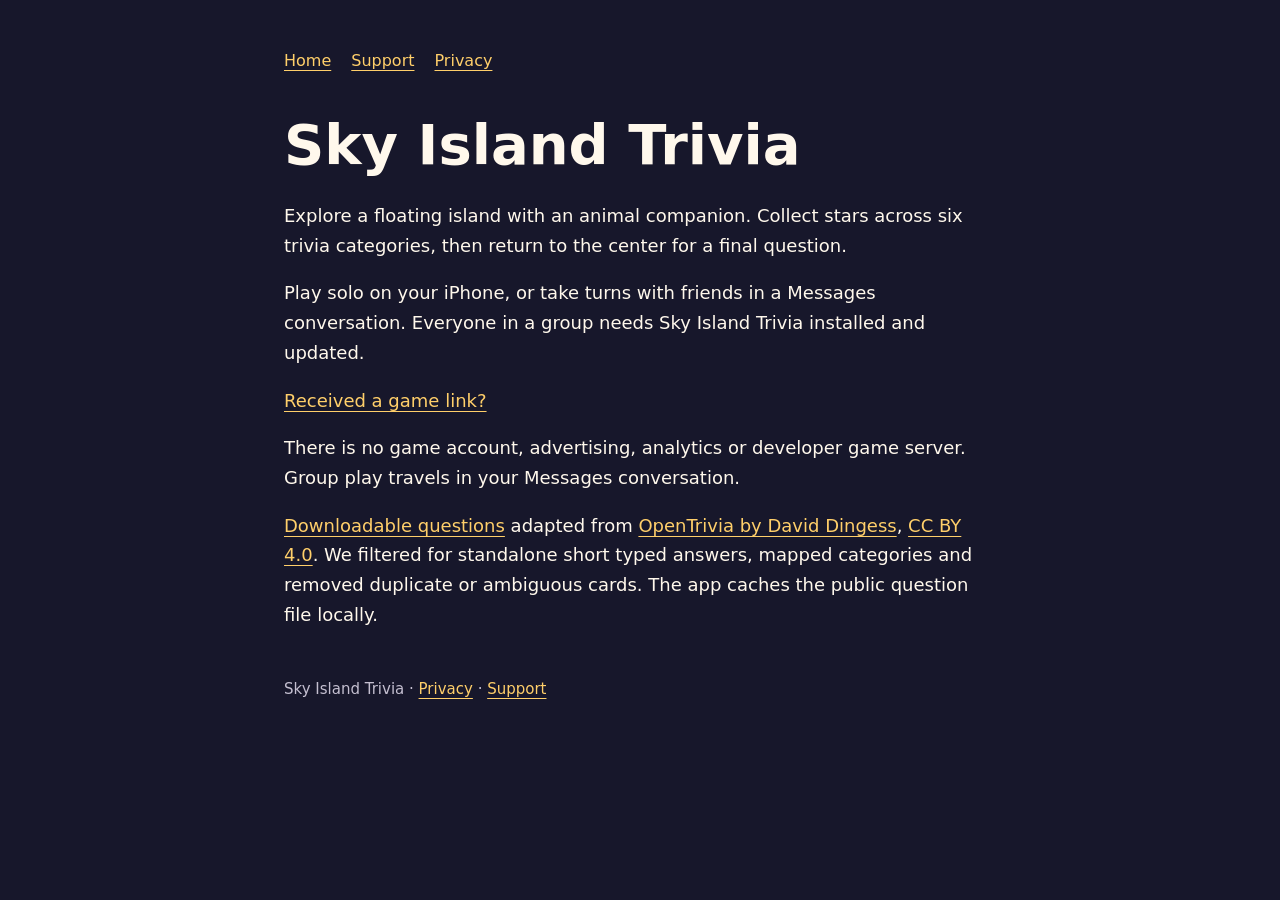
<file: index.html>
<!doctype html>
<html lang="en"><head><meta charset="utf-8"><meta name="viewport" content="width=device-width,initial-scale=1"><meta name="referrer" content="no-referrer"><meta http-equiv="Content-Security-Policy" content="default-src 'none'; style-src 'self'; base-uri 'none'; form-action 'none'; frame-src 'none'; connect-src 'none'"><title>Sky Island Trivia</title><link rel="stylesheet" href="style.css"></head><body><main><nav aria-label="Main"><a href="./">Home</a><a href="support/">Support</a><a href="privacy/">Privacy</a></nav><h1>Sky Island Trivia</h1><p>Explore a floating island with an animal companion. Collect stars across six trivia categories, then return to the center for a final question.</p><p>Play solo on your iPhone, or take turns with friends in a Messages conversation. Everyone in a group needs Sky Island Trivia installed and updated.</p><p><a href="play/">Received a game link?</a></p><p>There is no game account, advertising, analytics or developer game server. Group play travels in your Messages conversation.</p><p><a href="questions.json">Downloadable questions</a> adapted from <a href="https://github.com/David-Dingess/OpenTrivia" rel="noreferrer">OpenTrivia by David Dingess</a>, <a href="https://creativecommons.org/licenses/by/4.0/" rel="noreferrer">CC BY 4.0</a>. We filtered for standalone short typed answers, mapped categories and removed duplicate or ambiguous cards. The app caches the public question file locally.</p><footer>Sky Island Trivia · <a href="privacy/">Privacy</a> · <a href="support/">Support</a></footer></main></body></html>
</file>
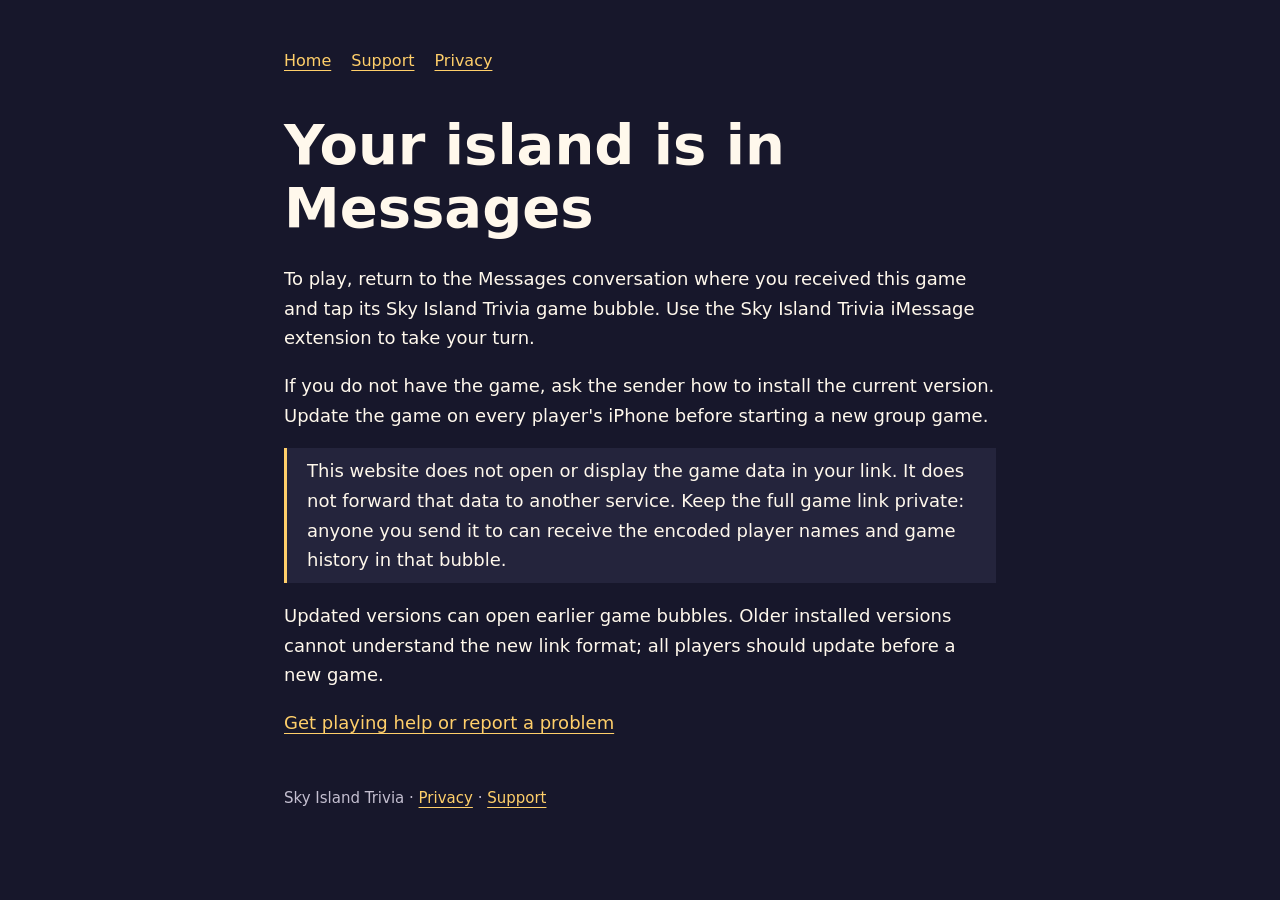
<file: play/index.html>
<!doctype html>
<html lang="en"><head><meta charset="utf-8"><meta name="viewport" content="width=device-width,initial-scale=1"><meta name="referrer" content="no-referrer"><meta http-equiv="Content-Security-Policy" content="default-src 'none'; style-src 'self'; base-uri 'none'; form-action 'none'; frame-src 'none'; connect-src 'none'"><title>Open your island · Sky Island Trivia</title><link rel="stylesheet" href="../style.css"></head><body><main><nav aria-label="Main"><a href="../">Home</a><a href="../support/">Support</a><a href="../privacy/">Privacy</a></nav><h1>Your island is in Messages</h1><p>To play, return to the Messages conversation where you received this game and tap its Sky Island Trivia game bubble. Use the Sky Island Trivia iMessage extension to take your turn.</p><p>If you do not have the game, ask the sender how to install the current version. Update the game on every player's iPhone before starting a new group game.</p><p class="notice">This website does not open or display the game data in your link. It does not forward that data to another service. Keep the full game link private: anyone you send it to can receive the encoded player names and game history in that bubble.</p><p>Updated versions can open earlier game bubbles. Older installed versions cannot understand the new link format; all players should update before a new game.</p><p><a href="../support/">Get playing help or report a problem</a></p><footer>Sky Island Trivia · <a href="../privacy/">Privacy</a> · <a href="../support/">Support</a></footer></main></body></html>
</file>
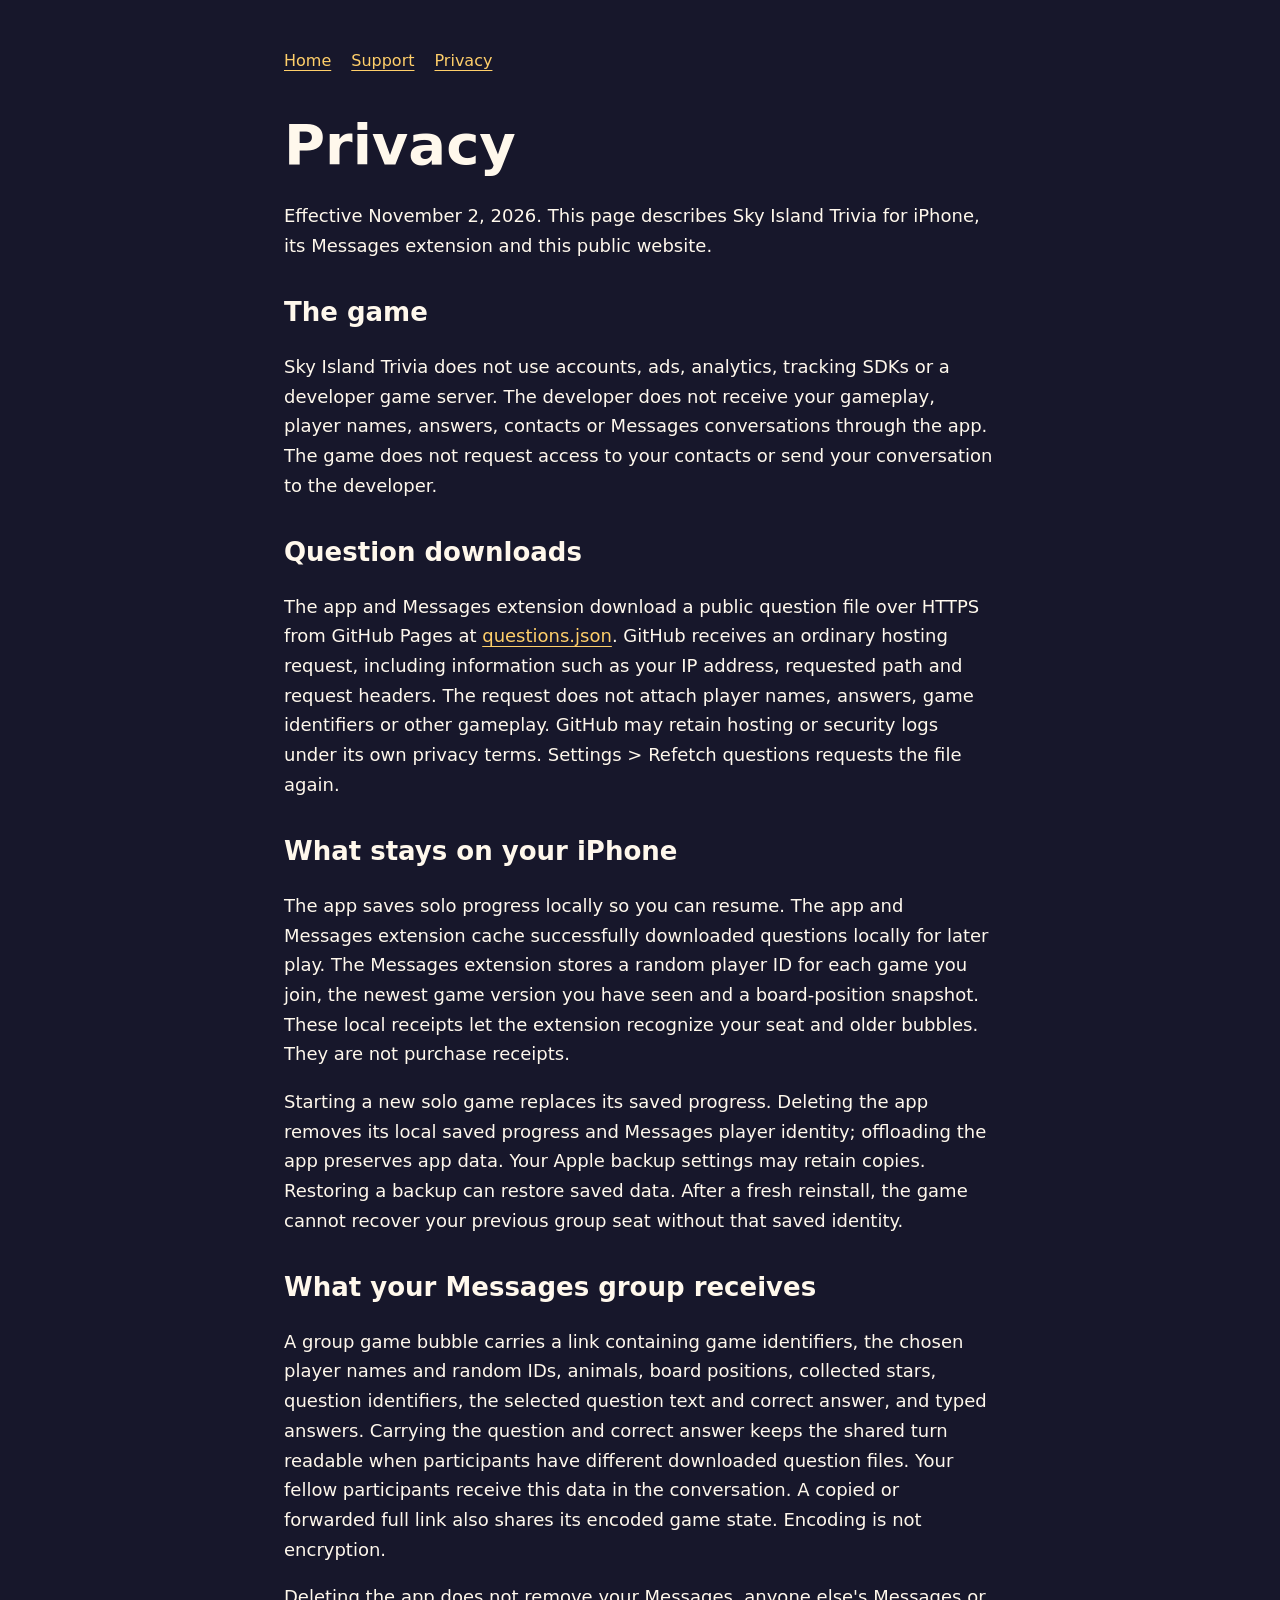
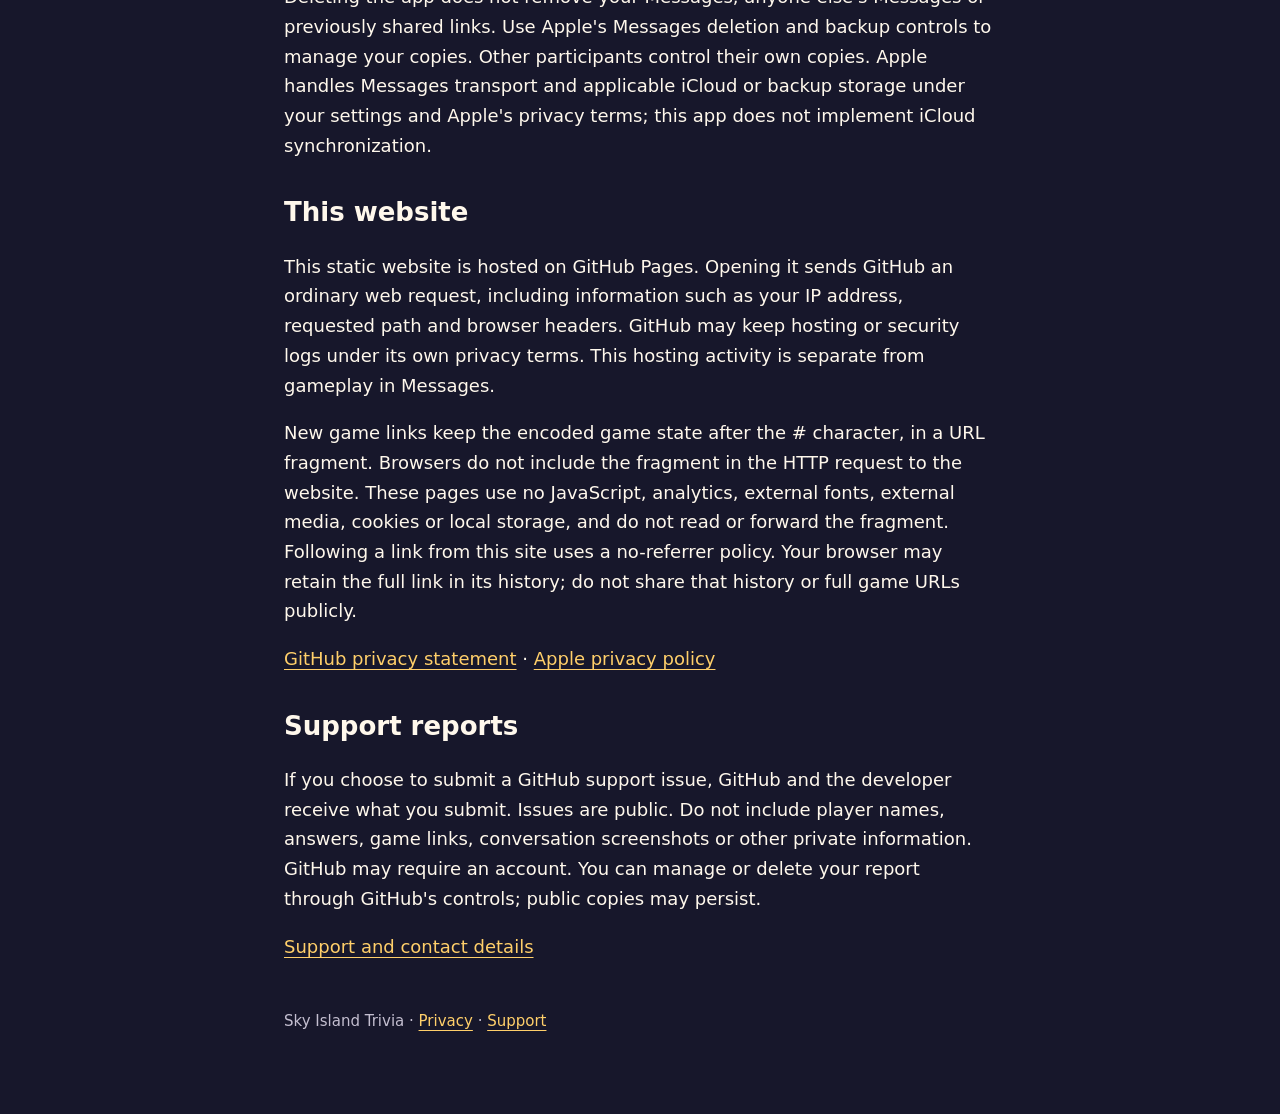
<file: privacy/index.html>
<!doctype html>
<html lang="en"><head><meta charset="utf-8"><meta name="viewport" content="width=device-width,initial-scale=1"><meta name="referrer" content="no-referrer"><meta http-equiv="Content-Security-Policy" content="default-src 'none'; style-src 'self'; base-uri 'none'; form-action 'none'; frame-src 'none'; connect-src 'none'"><title>Privacy · Sky Island Trivia</title><link rel="stylesheet" href="../style.css"></head><body><main><nav aria-label="Main"><a href="../">Home</a><a href="../support/">Support</a><a href="../privacy/">Privacy</a></nav><h1>Privacy</h1><p>Effective November 2, 2026. This page describes Sky Island Trivia for iPhone, its Messages extension and this public website.</p><h2>The game</h2><p>Sky Island Trivia does not use accounts, ads, analytics, tracking SDKs or a developer game server. The developer does not receive your gameplay, player names, answers, contacts or Messages conversations through the app. The game does not request access to your contacts or send your conversation to the developer.</p><h2>Question downloads</h2><p>The app and Messages extension download a public question file over HTTPS from GitHub Pages at <a href="../questions.json">questions.json</a>. GitHub receives an ordinary hosting request, including information such as your IP address, requested path and request headers. The request does not attach player names, answers, game identifiers or other gameplay. GitHub may retain hosting or security logs under its own privacy terms. Settings &gt; Refetch questions requests the file again.</p><h2>What stays on your iPhone</h2><p>The app saves solo progress locally so you can resume. The app and Messages extension cache successfully downloaded questions locally for later play. The Messages extension stores a random player ID for each game you join, the newest game version you have seen and a board-position snapshot. These local receipts let the extension recognize your seat and older bubbles. They are not purchase receipts.</p><p>Starting a new solo game replaces its saved progress. Deleting the app removes its local saved progress and Messages player identity; offloading the app preserves app data. Your Apple backup settings may retain copies. Restoring a backup can restore saved data. After a fresh reinstall, the game cannot recover your previous group seat without that saved identity.</p><h2>What your Messages group receives</h2><p>A group game bubble carries a link containing game identifiers, the chosen player names and random IDs, animals, board positions, collected stars, question identifiers, the selected question text and correct answer, and typed answers. Carrying the question and correct answer keeps the shared turn readable when participants have different downloaded question files. Your fellow participants receive this data in the conversation. A copied or forwarded full link also shares its encoded game state. Encoding is not encryption.</p><p>Deleting the app does not remove your Messages, anyone else's Messages or previously shared links. Use Apple's Messages deletion and backup controls to manage your copies. Other participants control their own copies. Apple handles Messages transport and applicable iCloud or backup storage under your settings and Apple's privacy terms; this app does not implement iCloud synchronization.</p><h2>This website</h2><p>This static website is hosted on GitHub Pages. Opening it sends GitHub an ordinary web request, including information such as your IP address, requested path and browser headers. GitHub may keep hosting or security logs under its own privacy terms. This hosting activity is separate from gameplay in Messages.</p><p>New game links keep the encoded game state after the # character, in a URL fragment. Browsers do not include the fragment in the HTTP request to the website. These pages use no JavaScript, analytics, external fonts, external media, cookies or local storage, and do not read or forward the fragment. Following a link from this site uses a no-referrer policy. Your browser may retain the full link in its history; do not share that history or full game URLs publicly.</p><p><a href="https://docs.github.com/en/site-policy/privacy-policies/github-general-privacy-statement" rel="noreferrer">GitHub privacy statement</a> · <a href="https://www.apple.com/legal/privacy/" rel="noreferrer">Apple privacy policy</a></p><h2>Support reports</h2><p>If you choose to submit a GitHub support issue, GitHub and the developer receive what you submit. Issues are public. Do not include player names, answers, game links, conversation screenshots or other private information. GitHub may require an account. You can manage or delete your report through GitHub's controls; public copies may persist.</p><p><a href="../support/">Support and contact details</a></p><footer>Sky Island Trivia · <a href="../privacy/">Privacy</a> · <a href="../support/">Support</a></footer></main></body></html>
</file>
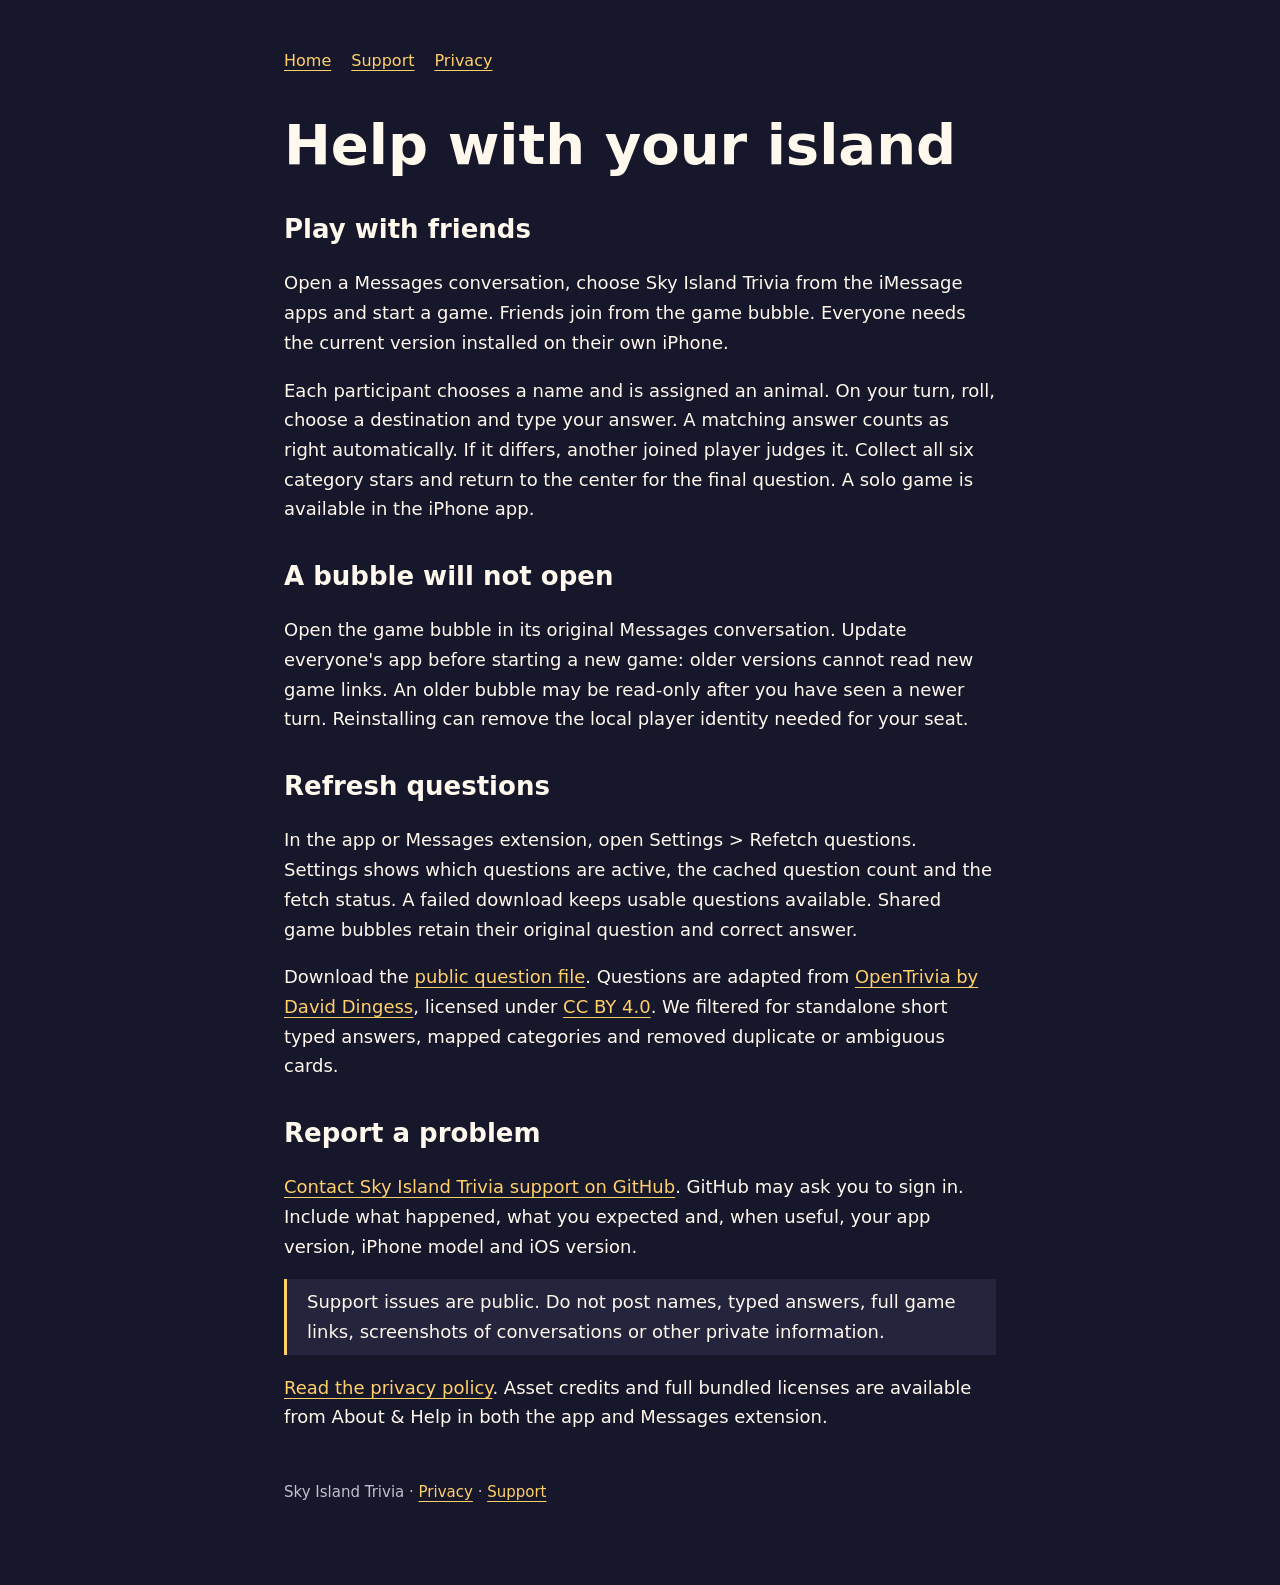
<file: support/index.html>
<!doctype html>
<html lang="en"><head><meta charset="utf-8"><meta name="viewport" content="width=device-width,initial-scale=1"><meta name="referrer" content="no-referrer"><meta http-equiv="Content-Security-Policy" content="default-src 'none'; style-src 'self'; base-uri 'none'; form-action 'none'; frame-src 'none'; connect-src 'none'"><title>Support · Sky Island Trivia</title><link rel="stylesheet" href="../style.css"></head><body><main><nav aria-label="Main"><a href="../">Home</a><a href="../support/">Support</a><a href="../privacy/">Privacy</a></nav><h1>Help with your island</h1><h2>Play with friends</h2><p>Open a Messages conversation, choose Sky Island Trivia from the iMessage apps and start a game. Friends join from the game bubble. Everyone needs the current version installed on their own iPhone.</p><p>Each participant chooses a name and is assigned an animal. On your turn, roll, choose a destination and type your answer. A matching answer counts as right automatically. If it differs, another joined player judges it. Collect all six category stars and return to the center for the final question. A solo game is available in the iPhone app.</p><h2>A bubble will not open</h2><p>Open the game bubble in its original Messages conversation. Update everyone's app before starting a new game: older versions cannot read new game links. An older bubble may be read-only after you have seen a newer turn. Reinstalling can remove the local player identity needed for your seat.</p><h2>Refresh questions</h2><p>In the app or Messages extension, open Settings &gt; Refetch questions. Settings shows which questions are active, the cached question count and the fetch status. A failed download keeps usable questions available. Shared game bubbles retain their original question and correct answer.</p><p>Download the <a href="../questions.json">public question file</a>. Questions are adapted from <a href="https://github.com/David-Dingess/OpenTrivia" rel="noreferrer">OpenTrivia by David Dingess</a>, licensed under <a href="https://creativecommons.org/licenses/by/4.0/" rel="noreferrer">CC BY 4.0</a>. We filtered for standalone short typed answers, mapped categories and removed duplicate or ambiguous cards.</p><h2>Report a problem</h2><p><a href="https://github.com/androidStern/sky-island-trivia-support/issues/new" rel="noreferrer">Contact Sky Island Trivia support on GitHub</a>. GitHub may ask you to sign in. Include what happened, what you expected and, when useful, your app version, iPhone model and iOS version.</p><p class="notice">Support issues are public. Do not post names, typed answers, full game links, screenshots of conversations or other private information.</p><p><a href="../privacy/">Read the privacy policy</a>. Asset credits and full bundled licenses are available from About &amp; Help in both the app and Messages extension.</p><footer>Sky Island Trivia · <a href="../privacy/">Privacy</a> · <a href="../support/">Support</a></footer></main></body></html>
</file>
<file: style.css>
:root{color-scheme:dark;--ink:#17172b;--paper:#fff8ec;--gold:#ffcf6a}*{box-sizing:border-box}body{margin:0;background:var(--ink);color:var(--paper);font:18px/1.65 system-ui,sans-serif}main{max-width:760px;margin:0 auto;padding:48px 24px 80px}nav{display:flex;gap:20px;flex-wrap:wrap;font-size:16px}a{color:var(--gold);text-underline-offset:4px}a:focus-visible{outline:3px solid var(--gold);outline-offset:6px}h1{font-size:clamp(34px,8vw,56px);line-height:1.12;margin:40px 0 24px}h2{font-size:26px;line-height:1.3;margin-top:36px}p,li{max-width:65ch}.eyebrow{color:var(--gold);letter-spacing:.08em;text-transform:uppercase;font-size:14px}.notice{border-left:3px solid var(--gold);padding:8px 20px;background:#24243c}footer{margin-top:48px;font-size:15px;color:#c4bfd0}button{font:inherit}
</file>
